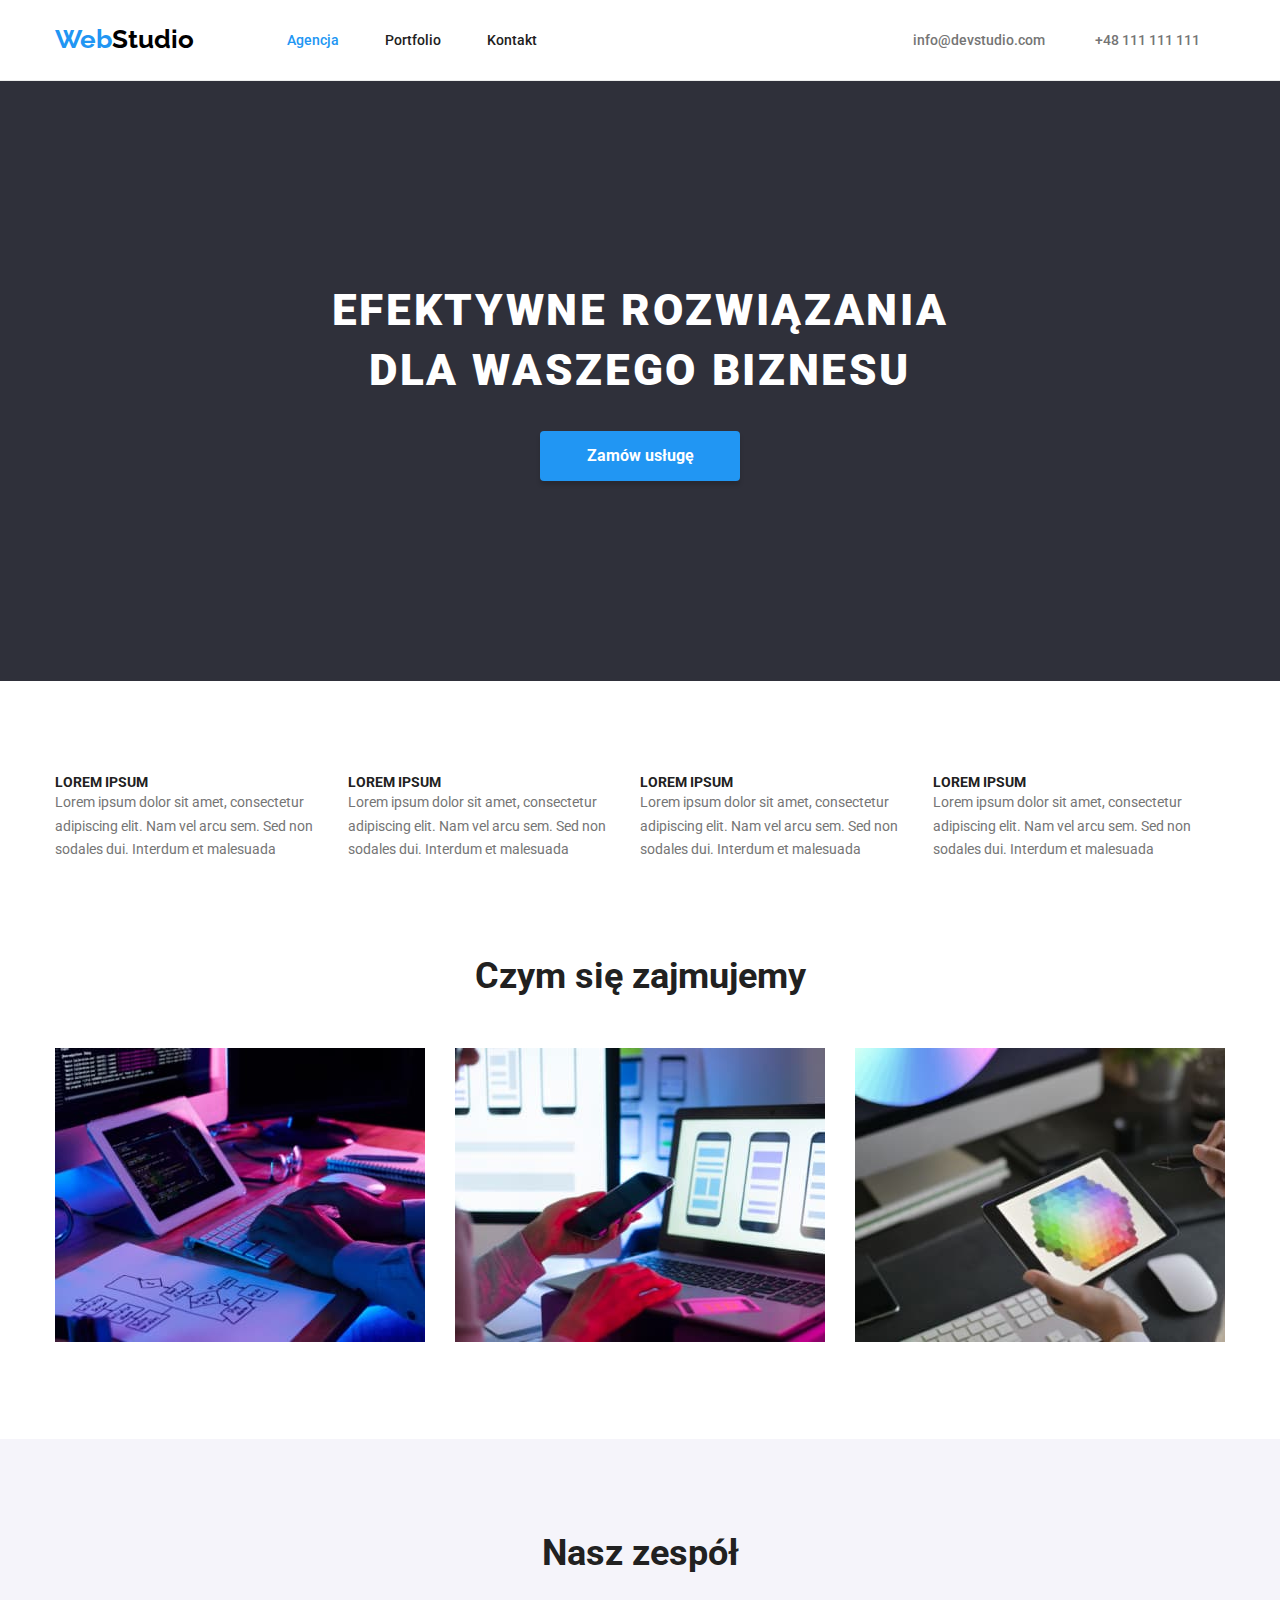
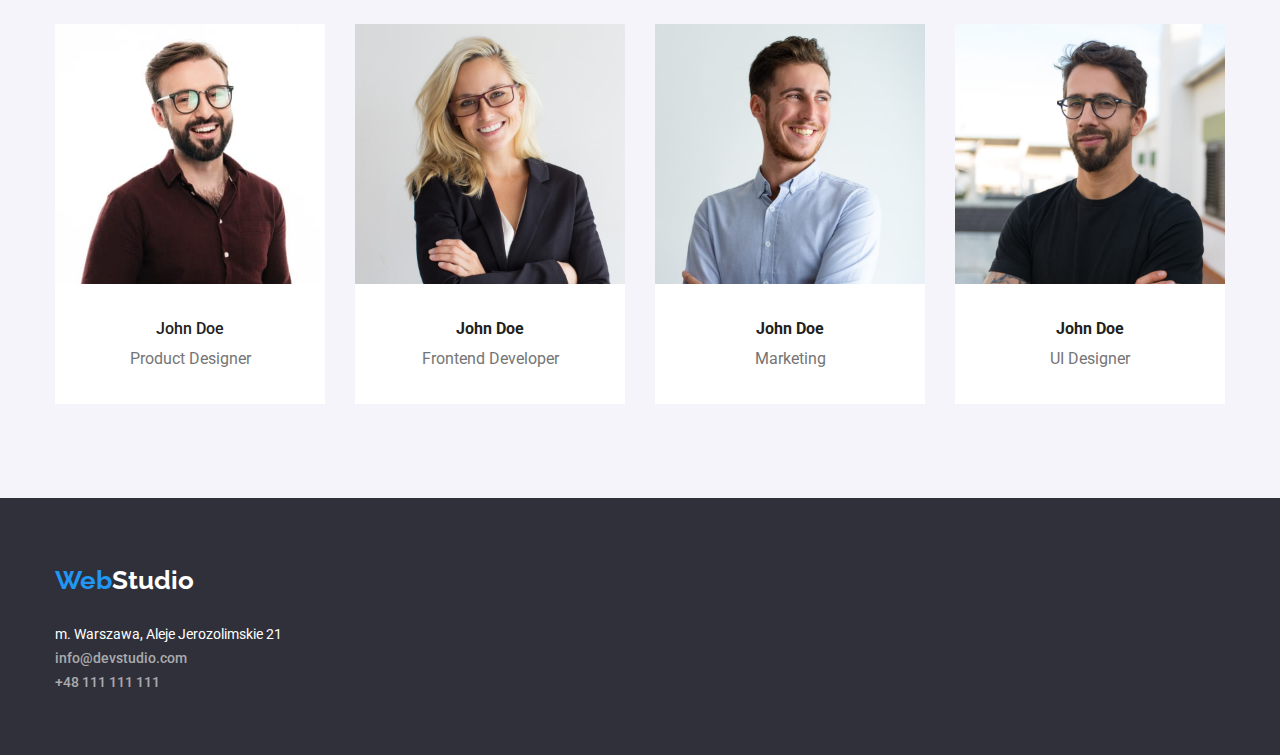
<file: index.html>
<!DOCTYPE html>
<html lang="en">
  <head>
    <meta charset="UTF-8" />
    <meta http-equiv="X-UA-Compatible" content="IE=edge" />
    <meta name="viewport" content="width=device-width, initial-scale=1.0" />
    <title>Zadanie domowe3agencja</title>
    <link
      rel="stylesheet"
      href="https://cdnjs.cloudflare.com/ajax/libs/modern-normalize/1.1.0/modern-normalize.min.css"
    />
    <link rel="stylesheet" href="./css/styles.css" />
    <link rel="preconnect" href="https://fonts.googleapis.com" />
    <link rel="preconnect" href="https://fonts.gstatic.com" crossorigin />
    <link
      href="https://fonts.googleapis.com/css2?family=Raleway:wght@700&family=Roboto:wght@400;500;700;900&display=swap"
      rel="stylesheet"
    />
  </head>
  <body>
    <header class="header">
      <div class="container">
        <nav class="navi">
          <a class="link-general" href="index.html"><span class="logo">Web</span>Studio</a>
          <ul class="navi-links">
            <li><a class="link tablink" href="index.html">Agencja</a></li>
            <li><a class="link" href="portfolio.html">Portfolio</a></li>
            <li><a class="link" href="#">Kontakt</a></li>
          </ul>
        </nav>
        <ul class="contact">
          <li><a class="link" href="mailto:info@devstudio.com">info@devstudio.com</a></li>
          <li><a class="link" href="tel:+48111111111">+48 111 111 111</a></li>
        </ul>
      </div>
    </header>
    <main>
      <section class="section home-buttonfield">
        <div class="container">
          <h1 class="welcome">EFEKTYWNE ROZWIĄZANIA DLA WASZEGO BIZNESU</h1>
          <button class="orderbutton" type="button">Zamów usługę</button>
        </div>
      </section>

      <section class="section">
        <div class="container">
          <ul class="about">
            <li>
              <h3 class="text-header">LOREM IPSUM</h3>
              <p class="text">
                Lorem ipsum dolor sit amet, consectetur adipiscing elit. Nam vel arcu sem. Sed non
                sodales dui. Interdum et malesuada
              </p>
            </li>
            <li>
              <h3 class="text-header">LOREM IPSUM</h3>
              <p class="text">
                Lorem ipsum dolor sit amet, consectetur adipiscing elit. Nam vel arcu sem. Sed non
                sodales dui. Interdum et malesuada
              </p>
            </li>
            <li>
              <h3 class="text-header">LOREM IPSUM</h3>
              <p class="text">
                Lorem ipsum dolor sit amet, consectetur adipiscing elit. Nam vel arcu sem. Sed non
                sodales dui. Interdum et malesuada
              </p>
            </li>
            <li>
              <h3 class="text-header">LOREM IPSUM</h3>
              <p class="text">
                Lorem ipsum dolor sit amet, consectetur adipiscing elit. Nam vel arcu sem. Sed non
                sodales dui. Interdum et malesuada
              </p>
            </li>
          </ul>
        </div>
      </section>
      <section class="section activity">
        <div class="container">
          <h2 class="sectionheader">Czym się zajmujemy</h2>
          <ul class="scope">
            <li class="scope-element">
              <a href="">
                <img src="images/01tablet.jpg" alt="kodowanie na tablecie" width="370" height="294"
              /></a>
            </li>
            <li class="scope-element">
              <a href=""
                ><img
                  src="images/02smartphone.jpg"
                  alt="kodowanie ze smatfonem"
                  width="370"
                  height="294"
              /></a>
            </li>
            <li class="scope-element">
              <a href=""
                ><img
                  src="images/03tabletcolor.jpg"
                  alt="wybór palety barw na tablecie"
                  width="370"
                  height="294"
              /></a>
            </li>
          </ul>
        </div>
      </section>
      <section class="section team">
        <div class="container">
          <h2 class="sectionheader">Nasz zespół</h2>
          <ul class="team-list">
            <li>
              <figure class="silhouette">
                <img
                  src="images/11he-brown.jpg"
                  alt="John Doe Product Designer"
                  width="270"
                  height="260"
                />
                <figcaption class="teamlabel">
                  <h4 class="name-coworker">John Doe</h4>
                  <p class="profession">Product Designer</p>
                </figcaption>
              </figure>
            </li>
            <li>
              <figure class="silhouette">
                <img
                  src="images/12she-blond.jpg"
                  alt="John Doe Frontend Developer"
                  width="270"
                  height="260"
                />
                <figcaption class="teamlabel">
                  <h4>John Doe</h4>
                  <p class="profession">Frontend Developer</p>
                </figcaption>
              </figure>
            </li>
            <li>
              <figure class="silhouette">
                <img src="images/13he-blue.jpg" alt="John Doe Marketing" width="270" height="260" />
                <figcaption class="teamlabel">
                  <h4>John Doe</h4>
                  <p class="profession">Marketing</p>
                </figcaption>
              </figure>
            </li>
            <li>
              <figure class="silhouette">
                <img
                  src="images/14he-black.jpg"
                  alt="John Doe UI Designer"
                  width="270"
                  height="260"
                />
                <figcaption class="teamlabel">
                  <h4>John Doe</h4>
                  <p class="profession">UI Designer</p>
                </figcaption>
              </figure>
            </li>
          </ul>
        </div>
      </section>
    </main>
    <footer class="footer">
      <div class="container">
        <div class="ft-container">
          <h3>
            <a class="link-general" href="index.html"
              ><span class="logo">Web</span><span class="studio">Studio</span></a
            >
          </h3>
          <address class="address">
            <ul class="contact-links">
              <li>m. Warszawa, Aleje Jerozolimskie 21</li>
              <li>
                <a class="link" href="mailto:info@devstudio.com">info@devstudio.com</a>
              </li>
              <li>
                <a class="link" href="tel:+48111111111">+48 111 111 111</a>
              </li>
            </ul>
          </address>
        </div>
      </div>
    </footer>
  </body>
</html>
</file>
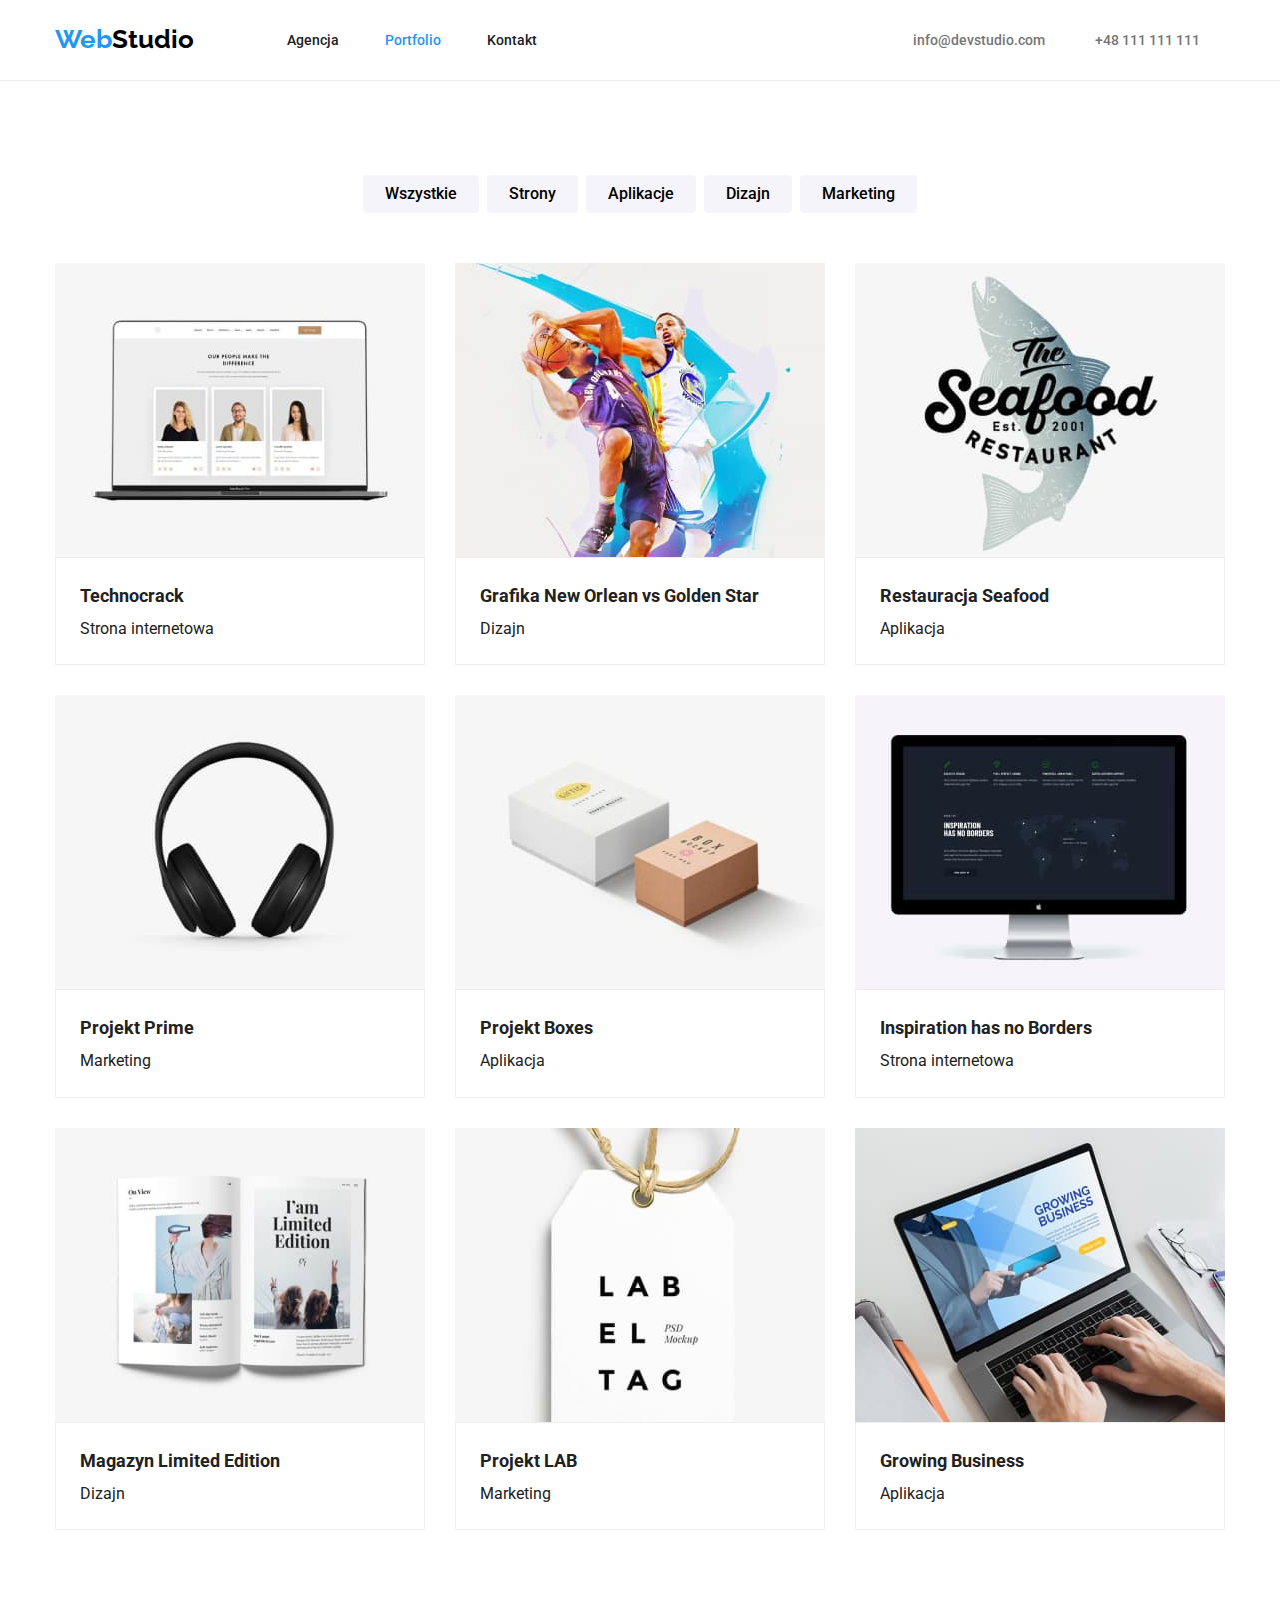
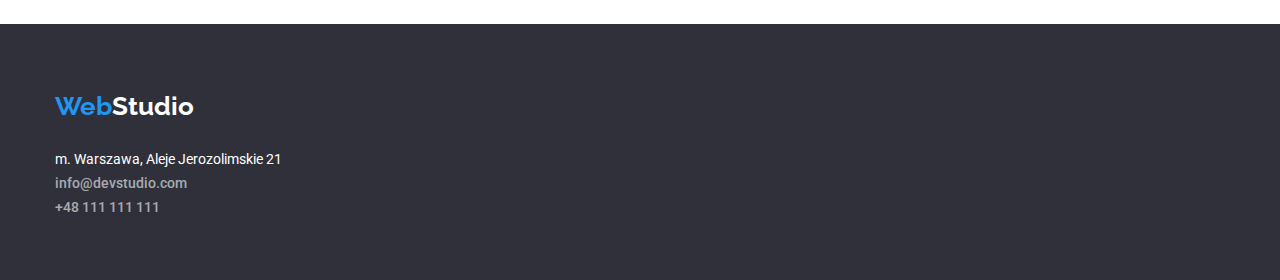
<file: portfolio.html>
<!DOCTYPE html>
<html lang="en">
  <head>
    <meta charset="UTF-8" />
    <meta http-equiv="X-UA-Compatible" content="IE=edge" />
    <meta name="viewport" content="width=device-width, initial-scale=1.0" />
    <title>Zadanie domowe3portfolio</title>
    <link
      rel="stylesheet"
      href="https://cdnjs.cloudflare.com/ajax/libs/modern-normalize/1.1.0/modern-normalize.min.css"
    />
    <link rel="stylesheet" href="./css/styles.css" />
    <link rel="preconnect" href="https://fonts.googleapis.com" />
    <link rel="preconnect" href="https://fonts.gstatic.com" crossorigin />
    <link
      href="https://fonts.googleapis.com/css2?family=Raleway:wght@700&family=Roboto:wght@400;500;700;900&display=swap"
      rel="stylesheet"
    />
  </head>
  <body>
    <header class="header">
      <div class="container">
        <nav class="navi">
          <a class="link-general" href="index.html"><span class="logo">Web</span>Studio</a>
          <ul class="navi-links">
            <li><a class="link" href="index.html">Agencja</a></li>
            <li><a class="link tablink" href="portfolio.html">Portfolio</a></li>
            <li><a class="link" href="#">Kontakt</a></li>
          </ul>
        </nav>
        <ul class="contact">
          <li><a class="link" href="mailto:info@devstudio.com">info@devstudio.com</a></li>
          <li><a class="link" href="tel:+48111111111">+48 111 111 111</a></li>
        </ul>
      </div>
    </header>
    <main>
      <section class="section portfolio">
        <div class="container">
          <ul>
            <li class="filter-buttons">
              <button class="button" type="button">Wszystkie</button>
              <button class="button" type="button">Strony</button>
              <button class="button" type="button">Aplikacje</button>
              <button class="button" type="button">Dizajn</button>
              <button class="button" type="button">Marketing</button>
            </li>
          </ul>
          <ul class="creations">
            <li class="nth-creation">
              <figure class="figure">
                <img src=images/img01-patternwbs.jpg alt="specjalistyczna strona internetowa"
                width="370" height="294" />
                <figcaption class="figcaption">
                  <h4 class="name-of-project">Technocrack</h4>
                  <p class="kind-of-project">Strona internetowa</p>
                </figcaption>
              </figure>
            </li>
            <li class="nth-creation">
              <figure class="figure">
                <img
                  src="images/img02-patterndesign.jpg"
                  alt="grafika sportowa"
                  width="370"
                  height="294"
                />
                <figcaption class="figcaption">
                  <h4 class="name-of-project">Grafika New Orlean vs Golden Star</h4>
                  <p class="kind-of-project">Dizajn</p>
                </figcaption>
              </figure>
            </li>
            <li class="nth-creation">
              <figure class="figure">
                <img
                  src="images/img03seafoodapp.jpg"
                  alt="aplikacja dla restauracji"
                  width="370"
                  height="294"
                />
                <figcaption class="figcaption">
                  <h4 class="name-of-project">Restauracja Seafood</h4>
                  <p class="kind-of-project">Aplikacja</p>
                </figcaption>
              </figure>
            </li>
            <li class="nth-creation">
              <figure class="figure">
                <img
                  src="images/img04headphonesmktg.jpg"
                  alt="marketing telfoniczny"
                  width="370"
                  height="294"
                />
                <figcaption class="figcaption">
                  <h4 class="name-of-project">Projekt Prime</h4>
                  <p class="kind-of-project">Marketing</p>
                </figcaption>
              </figure>
            </li>
            <li class="nth-creation">
              <figure class="figure">
                <img
                  src="images/img05boxesapp.jpg"
                  alt="aplikacja dla usługodawców"
                  width="370"
                  height="294"
                />
                <figcaption class="figcaption">
                  <h4 class="name-of-project">Projekt Boxes</h4>
                  <p class="kind-of-project">Aplikacja</p>
                </figcaption>
              </figure>
            </li>
            <li class="nth-creation">
              <figure class="figure">
                <img
                  src="images/img06monitorwbs.jpg"
                  alt="strona internetowe dla biznesu"
                  width="370"
                  height="294"
                />
                <figcaption class="figcaption">
                  <h4 class="name-of-project">Inspiration has no Borders</h4>
                  <p class="kind-of-project">Strona internetowa</p>
                </figcaption>
              </figure>
            </li>
            <li class="nth-creation">
              <figure class="figure">
                <img
                  src="images/img07bookdesign.jpg"
                  alt="oprawa graficzna wydawnictw"
                  width="370"
                  height="294"
                />
                <figcaption class="figcaption">
                  <h4 class="name-of-project">Magazyn Limited Edition</h4>
                  <p class="kind-of-project">Dizajn</p>
                </figcaption>
              </figure>
            </li>
            <li class="nth-creation">
              <figure class="figure">
                <img
                  src="images/img08projektmktg.jpg"
                  alt="materiały reklamowe"
                  width="370"
                  height="294"
                />
                <figcaption class="figcaption">
                  <h4 class="name-of-project">Projekt LAB</h4>
                  <p class="kind-of-project">Marketing</p>
                </figcaption>
              </figure>
            </li>
            <li class="nth-creation">
              <figure class="figure">
                <img
                  src="images/img09laptopapp.jpg"
                  alt="aplikacja dla biznesu"
                  width="370"
                  height="294"
                />
                <figcaption class="figcaption">
                  <h4 class="name-of-project">Growing Business</h4>
                  <p class="kind-of-project">Aplikacja</p>
                </figcaption>
              </figure>
            </li>
          </ul>
        </div>
      </section>
    </main>
    <footer class="footer">
      <div class="container">
        <div class="ft-container">
          <h3>
            <a class="link-general" href="index.html"
              ><span class="logo">Web</span><span class="studio">Studio</span></a
            >
          </h3>
          <address class="address">
            <ul class="contact-links">
              <li>m. Warszawa, Aleje Jerozolimskie 21</li>
              <li>
                <a class="link" href="mailto:info@devstudio.com">info@devstudio.com</a>
              </li>
              <li>
                <a class="link" href="tel:+48111111111">+48 111 111 111</a>
              </li>
            </ul>
          </address>
        </div>
      </div>
    </footer>
  </body>
</html>
</file>
<file: css/styles.css>
/* * {
  margin:0;
} */
:root {
  --text-color: rgba(33, 33, 33, 1);
  --alt-text-color: rgba(117, 117, 117, 1);
  --active-link-color: rgba(33, 150, 243, 1);
  --addition-bg-color: rgba(47, 48, 58, 1);
  --footer-text-color: rgba(255, 255, 255, 1);
  --button-bg-color: rgba(245, 244, 250, 1);
  --ft-contact-color: rgba(255, 255, 255, 0.6);
}
body {
  font-family: 'Roboto', sans-serif;
  color: var(--text-color);
  font-size: 14px;
}
li {
  list-style: none;
}
ul,
p,
figure,
h1,
h2,
h3,
h4 {
  padding: 0;
  margin: 0;
}
/* figure {
  margin: 0;
} */
/* .button {
  margin:0;
} */
.container {
  max-width: 1200px;
  /* technical borderline   */
  /* border: 1px solid red; */
  margin: 0 auto;
  display: flex;
  padding-left: 15px;
  padding-right: 15px;
}
.section {
  padding-top: 94px;
  padding-bottom: 94px;
}
.header {
  border-bottom: 1px solid rgba(236, 236, 236, 1);
}
.header .container {
  justify-content: space-between;
  /* justify-content: flex-start | flex-end | center | space-between | space-around | space-evenly */
  align-items: center;
  /* stretch | flex-start | flex-end | */
  height: 80px;
}
.navi {
  display: flex;
  /* background-color: blueviolet; */
  align-items: center;
  justify-content: space-around;
}

.navi-links {
  display: flex;
  padding: 23px;
  /* max-width: 254px; */
  /* margin: 0; */
  /* background-color: yellowgreen; */
}
.navi-links .link {
  margin: 23px;
}
.link {
  color: var(--text-color);
  text-decoration: none;
  line-height: 1.14;
  font-weight: 500;
}
.link:hover,
.link:focus {
  color: var(--active-link-color);
}
.tablink {
  color: var(--active-link-color);
}
.link-general {
  text-decoration: none;
  font-family: 'Raleway', sans-serif;
  font-weight: 700;
  font-size: 26px;
  /* line-height: 1.19; */
  color: rgba(0, 0, 0, 1);
  margin-right: 47px;
}
.logo {
  color: var(--active-link-color);
}

.link-general:visited {
  color: transparent;
}
.contact {
  display: flex;

  /* background-color: aquamarine; */
}
.contact .link {
  color: var(--alt-text-color);
  margin: 25px;
}

/* .contact .link:not(:last-chid) {
  margin: 50px;
}
.contact .link (:last-chid) {
  margin-right: 12px;
} */
.contact .link:hover,
.contact .link:focus {
  color: var(--active-link-color);
}
/* eliminuje kursywe w adresie */
.address {
  font-style: normal;
}
.home-buttonfield .container {
  display: flex;
  flex-direction: column;
  justify-content: center;
  padding-top: 106px;
  padding-bottom: 106px;
  /* height: 600px; */
}
.home-buttonfield {
  background-color: var(--addition-bg-color);
  /* border-radius: 0px; */
  /* height: 600px; */
}
.welcome {
  font-style: normal;
  font-weight: 900;
  font-size: 44px;
  line-height: 1.36;
  text-align: center;
  letter-spacing: 0.06em;
  text-transform: uppercase;
  color: var(--footer-text-color);
  max-width: 696px;
  margin-bottom: 30px;
  margin-left: auto;
  margin-right: auto;
}

.orderbutton {
  background-color: var(--active-link-color);
  color: var(--footer-text-color);
  box-shadow: 0px 4px 4px rgba(0, 0, 0, 0.15);
  border-radius: 4px;
  border: none;
  font-size: 16px;
  line-height: 1.88;
  cursor: pointer;
  font-weight: 700;
  font-family: 'Roboto';
  font-style: normal;
  margin: 0 auto;
  width: 200px;
  height: 50px;
}
.about {
  /* border: 1px solid r  ed; */
  display: flex;
  height: 100%;
  /* padding-top: 94px; */
}
.activity .container {
  display: flex;
  /* flex-direction: row | row-reverse | column | column-reverse; */
  flex-direction: column;
  /* margin: 94px auto; */
}
.activity {
  padding-top: 0;
}
.team {
  background-color: rgba(245, 244, 250, 1);
  /* padding: 94px; */
}
.team .container {
  display: flex;
  flex-direction: column;
}
.scope {
  display: flex;
  justify-content: space-between;
  /* margin:   0 auto; */

  /* height: 100%; */
}
/* .scope-element {
  padding: 15px;
} */

.sectionheader {
  font-size: 36px;
  margin: 0 auto;
  padding-bottom: 50px;
}
.team-list {
  display: flex;
  justify-content: space-between;
}
.text-header {
  font-size: 14px;
  line-height: 1.14;
}
.text {
  line-height: 1.71;
  color: var(--alt-text-color);
}
.teamlabel {
  font-size: 16px;
  line-height: 1.875;
  text-align: center;
  padding: 30px;
  background-color: var(--footer-text-color);
}
.silhouette {
  margin: auto;
  display: flex;
  flex-flow: column;
}
.name-coworker {
  font-weight: 500;
}
.profession {
  color: var(--alt-text-color);
}
.filter-buttons {
  display: flex;
  justify-content: center;
  /* padding-top: 100px; */
  padding-bottom: 50px;
}
.filter-buttons .button {
  font-family: 'Roboto';
  font-style: normal;
  border: none;
  background: var(--button-bg-color);
  border-radius: 4px;
  font-size: 16px;
  line-height: 1.63;
  cursor: pointer;
  font-weight: 500;
  padding: 6px 22px;
  margin: 0 4px;
}

.filter-buttons .button:active,
.filter-buttons .button:focus,
.filter-buttons .button:hover {
  color: var(--footer-text-color);
  background-color: var(--active-link-color);
  box-shadow: 0px 3px 1px rgba(0, 0, 0, 0.1), 0px 1px 2px rgba(0, 0, 0, 0.08),
    0px 2px 2px rgba(0, 0, 0, 0.12);
  border-radius: 4px;
}
/* .portfolio {
  padding: 94px;
} */
.portfolio .container {
  display: flex;
  flex-direction: column;
}
.creations {
  display: flex;
  /* justify-content: space-between; */
  flex-wrap: wrap;
  gap: 30px;
  padding: 0;
}
/* .nth-creation { */
/* margin: 0 auto; */
/* border: 1px solid green; */
/* flex-basis: calc(100% / 3);} */
.figure {
  margin: auto;
  display: flex;
  flex-flow: column;
  /* flex-basis: calc(100% - 90px / 3); */
  /* padding-top: 15px;
  padding-bottom:15px; */
  /* border: 1px dotted yellow; */
  /* flex-direction:column; */
  /* border: 1px solid rgba(238, 238, 238, 1) */
}
.figcaption {
  padding: 20px 24px;
  border: 1px solid rgba(238, 238, 238, 1);
}
.name-of-project {
  font-size: 18px;
  line-height: 2;
}
.kind-of-project {
  font-size: 16px;
  line-height: 1.89;
}
.footer {
  color: var(--footer-text-color);
  line-height: 1.71;
  font-weight: 400;
  background: var(--addition-bg-color);
  /* height: 252px; */
}
.footer .container {
  /* height: 252px; */
  align-items: center;
  padding-top: 60px;
  padding-bottom: 60px;
}
/* .ft-container .link-general{
  padding-bottom: 20px;
} */
.studio {
  color: var(--footer-text-color);
}
.address {
  padding-top: 20px;
}

.contact-links .link {
  color: var(--ft-contact-color);
  line-height: 1.71;
}
.contact-links .link:hover,
.contact-links .link:focus {
  color: var(--active-link-color);
}
</file>
